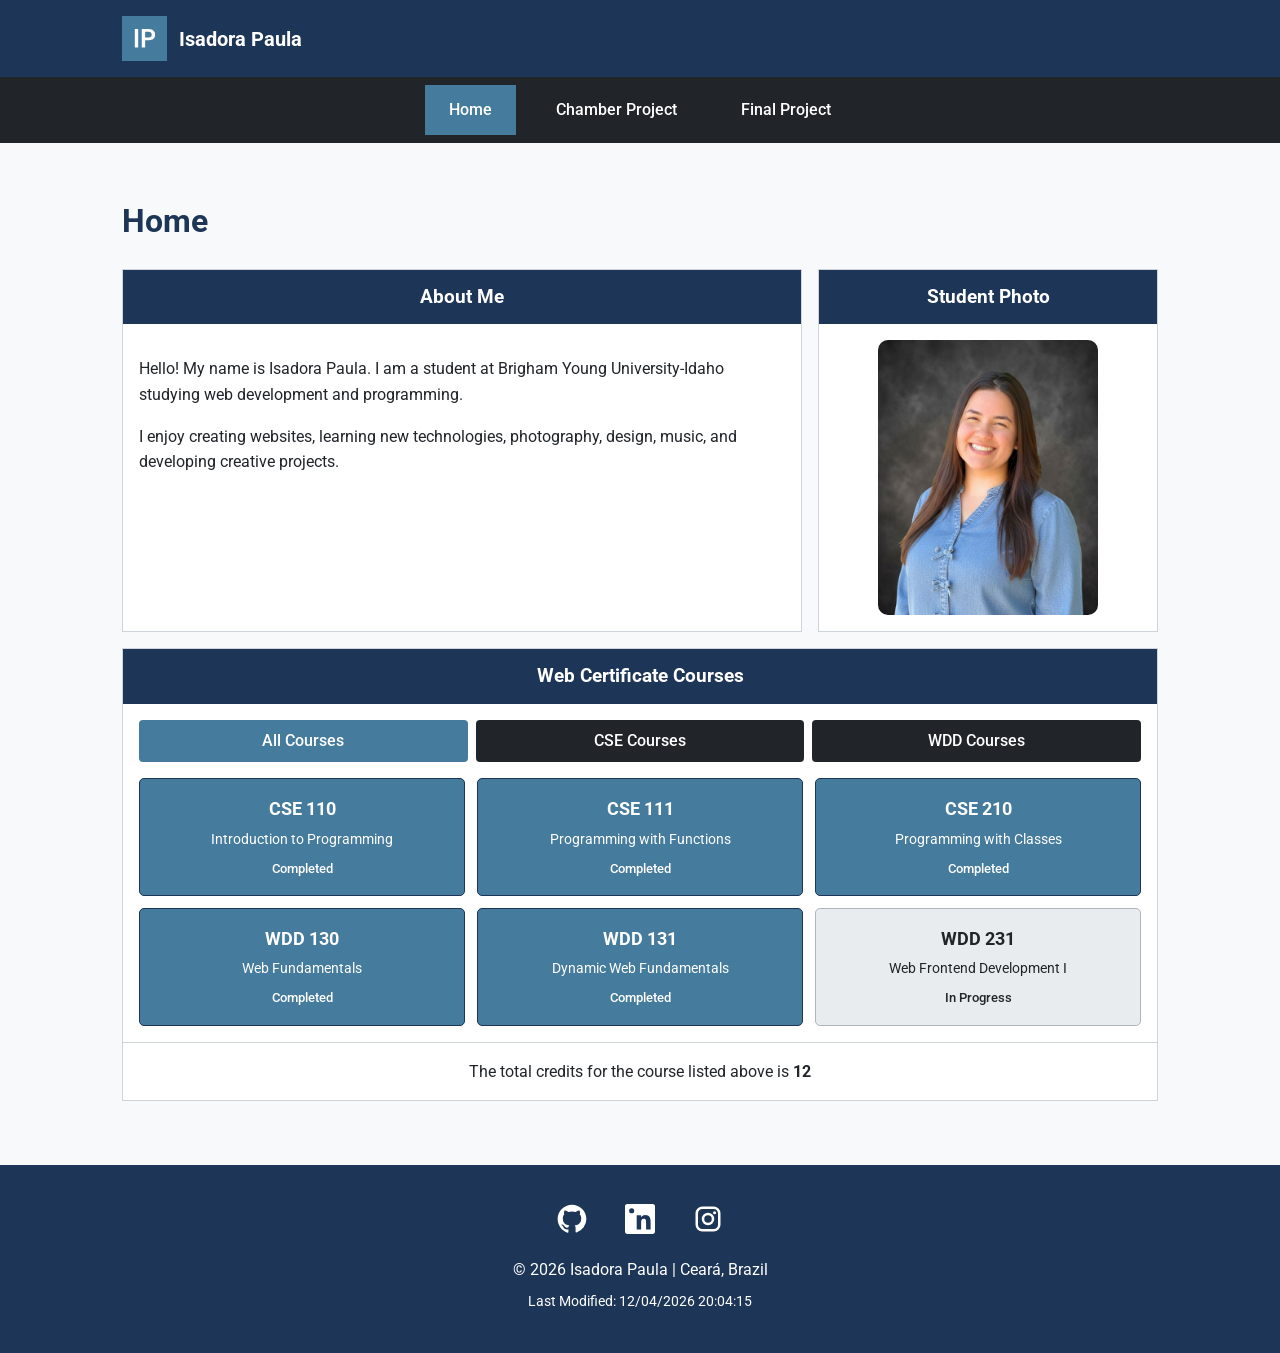
<file: index.html>
<!DOCTYPE html>
<html lang="en">
<head>
    <meta charset="UTF-8">
    <meta name="viewport" content="width=device-width, initial-scale=1.0">

    <meta name="description" content="WDD 231 course home page for Isadora Paula, a web development student at Brigham Young University-Idaho.">
    <meta name="author" content="Isadora Paula">

    <!-- Open Graph Meta Tags -->
    <meta property="og:title" content="WDD 231 | Isadora Paula">
    <meta property="og:description" content="Explore Isadora Paula's WDD 231 course home page, featuring web development projects and learning experiences at BYU-Idaho.">
    <meta property="og:image" content="https://isa-dotcom.github.io/wdd231/images/student.jpg">
    <meta property="og:url" content="https://isa-dotcom.github.io/wdd231/">

    <title>WDD 231 | Isadora Paula</title>

    <link rel="preconnect" href="https://fonts.googleapis.com">
    <link rel="preconnect" href="https://fonts.gstatic.com" crossorigin>
    <link href="https://fonts.googleapis.com/css2?family=Roboto:wght@400;500;700&display=swap" rel="stylesheet">

    <link rel="stylesheet" href="styles/small.css">
    <link rel="stylesheet" href="styles/large.css">
    <link rel="stylesheet" href="styles/normalize.css">

    <script src="scripts/navigation.js" defer></script>
    <script src="scripts/courses.js" defer></script>
    <script src="scripts/date.js" defer></script>

    <link rel="icon" href="images/isfavicon.ico" type="image/x-icon">  
</head>

<body>
    <header>
        <div class="header-content">
            <a class="site-brand" href="index.html">
                <img src="images/logo.svg" alt="Site logo">
                <span>Isadora Paula</span>
            </a>

            <button
                id="menu-button"
                type="button"
                aria-label="Open navigation menu"
                aria-expanded="false"
                aria-controls="navigation">
                ☰
            </button>
        </div>

        <nav id="navigation" aria-label="Main navigation">
            <a class="active" href="index.html">Home</a>
            <a href="chamber/">Chamber Project</a>
            <a href="final/">Final Project</a>
        </nav>
    </header>

    <main>
        <h1>Home</h1>

        <div class="top-content">
            <section class="about-me">
                <h2>About Me</h2>

                <div class="section-content">
                    <p>
                        Hello! My name is Isadora Paula. I am a student at
                        Brigham Young University-Idaho studying web development
                        and programming.
                    </p>

                    <p>
                        I enjoy creating websites, learning new technologies,
                        photography, design, music, and developing creative
                        projects.
                    </p>
                </div>
            </section>

            <section class="student-photo">
                <h2>Student Photo</h2>

                <div class="section-content photo-content">
                    <img
                        src="images/student.jpg"
                        alt="Isadora Paula"
                        loading="lazy">
                </div>
            </section>
        </div>

        <section class="courses">
            <h2>Web Certificate Courses</h2>

            <div class="course-filters">
                <button id="all-courses" type="button">All Courses</button>
                <button id="cse-courses" type="button">CSE Courses</button>
                <button id="wdd-courses" type="button">WDD Courses</button>
            </div>

            <div id="course-container"></div>

            <p class="credits">
                The total credits for the course listed above is
                <strong><span id="credit-total">0</span></strong>
            </p>
        </section>
    </main>

    <footer>
        <div class="social-links">
            <a
                href="https://github.com/isa-dotcom"
                target="_blank"
                rel="noopener noreferrer"
                aria-label="GitHub">
                <svg viewBox="0 0 24 24" aria-hidden="true">
                    <path d="M12 .5C5.65.5.5 5.65.5 12c0 5.08 3.29 9.39 7.86 10.91.57.1.78-.25.78-.55v-2.15c-3.2.7-3.88-1.36-3.88-1.36-.52-1.33-1.28-1.69-1.28-1.69-1.05-.72.08-.7.08-.7 1.16.08 1.77 1.19 1.77 1.19 1.03 1.77 2.7 1.26 3.36.96.1-.75.4-1.26.73-1.55-2.56-.29-5.26-1.28-5.26-5.69 0-1.26.45-2.29 1.19-3.1-.12-.29-.52-1.47.11-3.06 0 0 .97-.31 3.17 1.18a11 11 0 0 1 5.77 0c2.2-1.49 3.17-1.18 3.17-1.18.63 1.59.23 2.77.11 3.06.74.81 1.19 1.84 1.19 3.1 0 4.42-2.71 5.4-5.29 5.69.41.35.78 1.04.78 2.1v3.12c0 .3.21.66.79.55A11.51 11.51 0 0 0 23.5 12C23.5 5.65 18.35.5 12 .5Z"/>
                </svg>
            </a>

            <a
                href="https://www.linkedin.com/in/isadora-paula-a8619b3a7/"
                target="_blank"
                rel="noopener noreferrer"
                aria-label="LinkedIn">
                <svg viewBox="0 0 24 24" aria-hidden="true">
                    <path d="M20.45 20.45h-3.56v-5.58c0-1.33-.03-3.04-1.85-3.04-1.85 0-2.13 1.45-2.13 2.94v5.68H9.35V8.99h3.42v1.56h.05c.48-.9 1.64-1.85 3.38-1.85 3.61 0 4.28 2.38 4.28 5.47v6.28ZM5.34 7.43a2.06 2.06 0 1 1 0-4.12 2.06 2.06 0 0 1 0 4.12ZM3.56 20.45h3.56V8.99H3.56v11.46ZM22.23 0H1.77C.79 0 0 .77 0 1.72v20.56C0 23.23.79 24 1.77 24h20.46c.98 0 1.77-.77 1.77-1.72V1.72C24 .77 23.21 0 22.23 0Z"/>
                </svg>
            </a>

            <a
                href="https://www.instagram.com/_isapaulac/"
                target="_blank"
                rel="noopener noreferrer"
                aria-label="Instagram">
                <svg viewBox="0 0 24 24" aria-hidden="true">
                    <path d="M7.5 2h9A5.5 5.5 0 0 1 22 7.5v9a5.5 5.5 0 0 1-5.5 5.5h-9A5.5 5.5 0 0 1 2 16.5v-9A5.5 5.5 0 0 1 7.5 2Zm0 2A3.5 3.5 0 0 0 4 7.5v9A3.5 3.5 0 0 0 7.5 20h9a3.5 3.5 0 0 0 3.5-3.5v-9A3.5 3.5 0 0 0 16.5 4h-9ZM12 7a5 5 0 1 1 0 10 5 5 0 0 1 0-10Zm0 2a3 3 0 1 0 0 6 3 3 0 0 0 0-6Zm5.25-3.25a1.25 1.25 0 1 1 0 2.5 1.25 1.25 0 0 1 0-2.5Z"/>
                </svg>
            </a>
        </div>

        <p>
            © <span id="currentyear"></span> Isadora Paula
            | Ceará, Brazil
        </p>

        <p id="lastModified"></p>
    </footer>
</body>
</html>
</file>
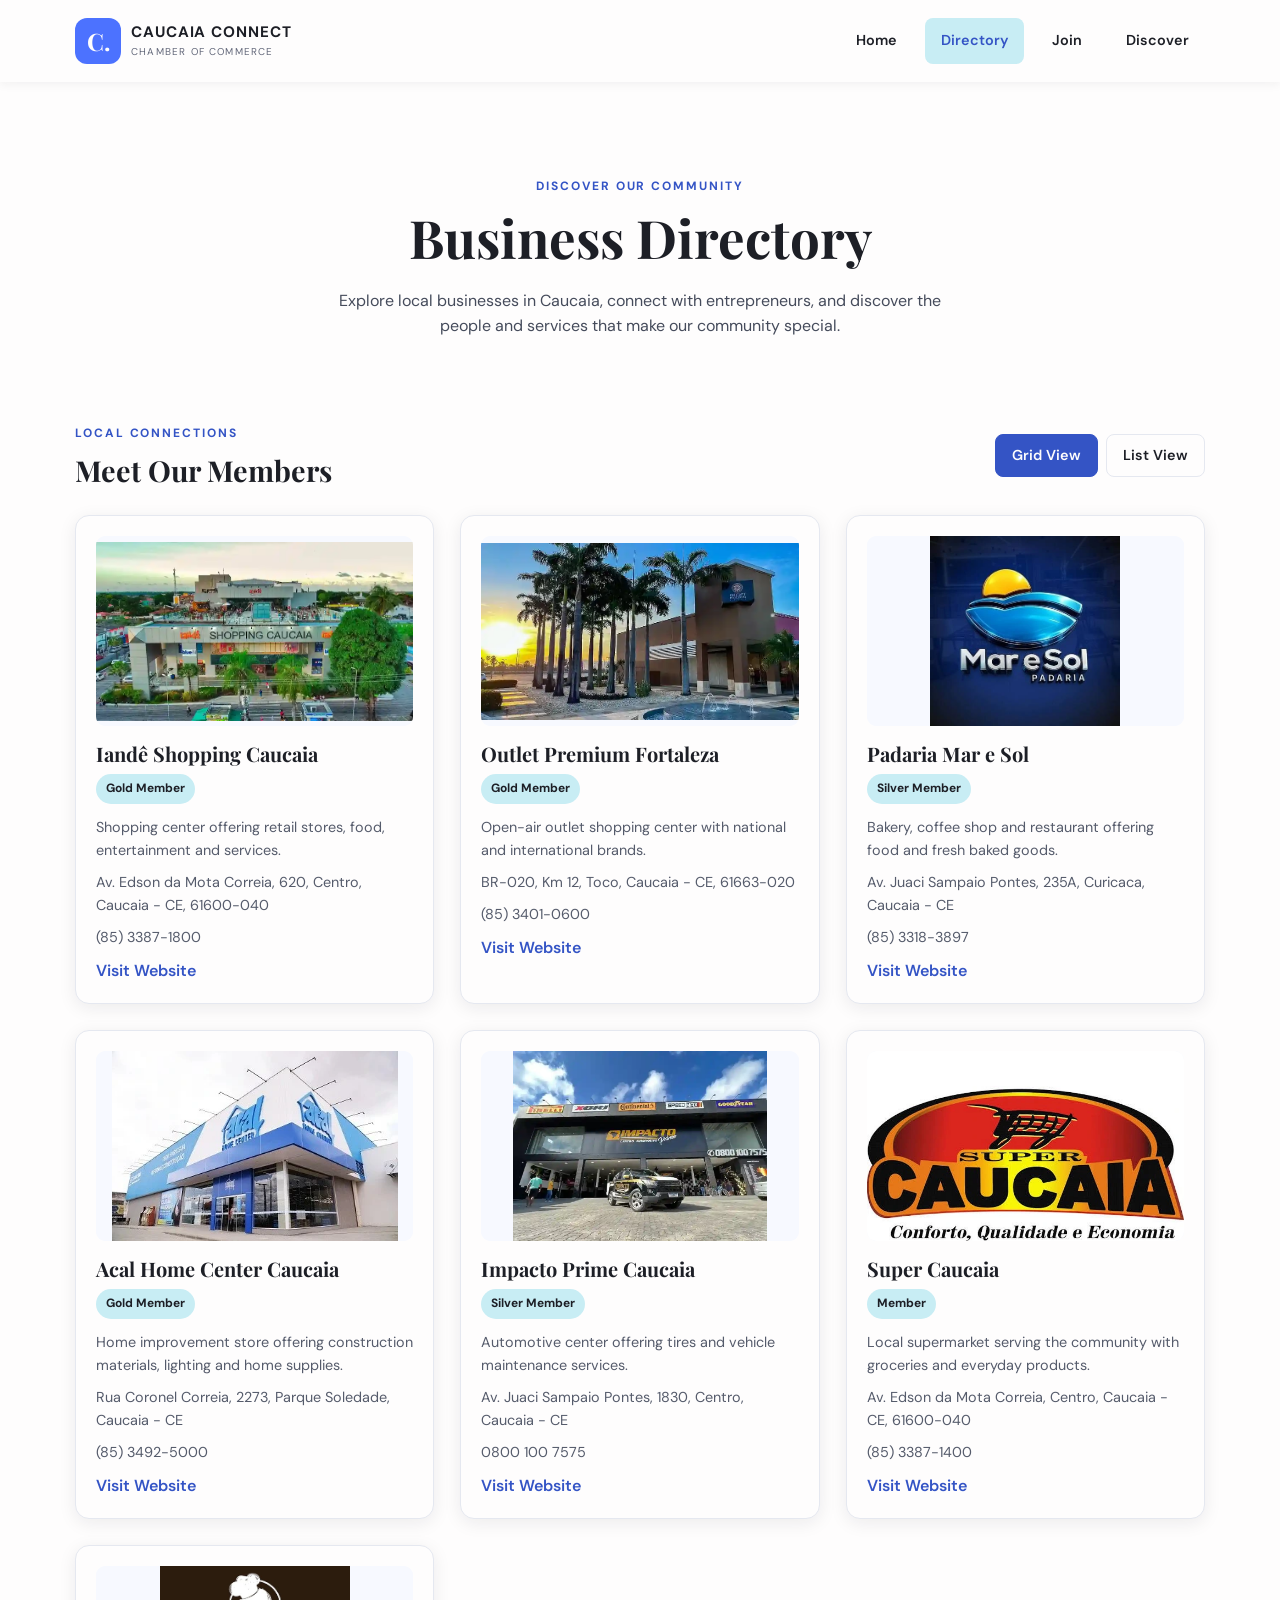
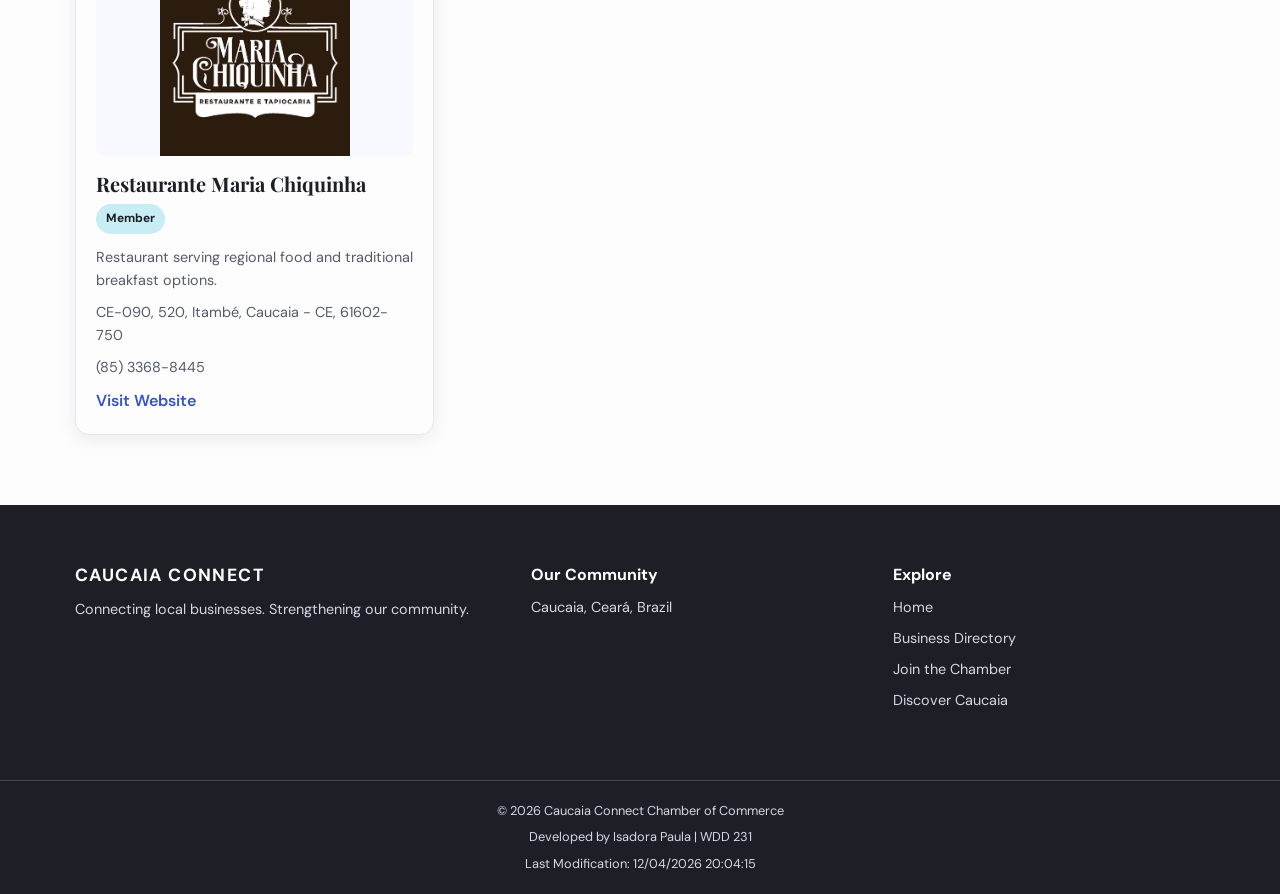
<file: chamber/directory.html>
<!DOCTYPE html>
<html lang="en">
<head>
    <meta charset="UTF-8">
    <meta name="viewport" content="width=device-width, initial-scale=1.0">

    <title>Business Directory | Caucaia Connect</title>

    <meta name="description" content="Explore local businesses in Caucaia, Ceará, Brazil. Discover services, connect with entrepreneurs, and support our community.">

    <meta name="author" content="Isadora Paula">

    <!-- Open Graph -->
    <meta property="og:title" content="Caucaia Connect | Local Business Directory">
    <meta property="og:description" content="Discover local businesses, connect with entrepreneurs, and help strengthen the Caucaia community.">
    <meta property="og:type" content="website">
    <meta property="og:image" content="https://isa-dotcom.github.io/wdd231/chamber/images/thumbnail.png">
    <meta property="og:url" content="https://isa-dotcom.github.io/wdd231/chamber/directory.html">

    <!-- Favicon -->
    <link rel="icon" href="images/isfavicon.ico">

    <!-- Google Fonts -->
    <link rel="preconnect" href="https://fonts.googleapis.com">
    <link rel="preconnect" href="https://fonts.gstatic.com" crossorigin>
    <link href="https://fonts.googleapis.com/css2?family=DM+Sans:wght@400;500;600;700&family=Playfair+Display:wght@600;700&display=swap" rel="stylesheet">

    <!-- CSS -->
    <link rel="stylesheet" href="styles/normalize.css">
    <link rel="stylesheet" href="styles/small.css">
    <link rel="stylesheet" href="styles/large.css">

    <!-- JavaScript -->
    <script src="scripts/directory.js" defer></script>
</head>

<body>
    <header>
        <div class="header-container">
            <a class="logo" href="index.html" aria-label="Caucaia Connect home">
                <span class="logo-icon">C.</span>
                <span class="logo-text">
                    <strong>CAUCAIA CONNECT</strong>
                    <small>CHAMBER OF COMMERCE</small>
                </span>
            </a>

            <button id="menu-button"
                    aria-label="Open navigation menu"
                    aria-expanded="false"
                    aria-controls="navigation">
                <span class="menu-icon"></span>
            </button>

            <nav id="navigation" aria-label="Main navigation">
                <a href="index.html">Home</a>
                <a href="directory.html" class="active" aria-current="page">Directory</a>
                <a href="join.html">Join</a>
                <a href="discover.html">Discover</a>
            </nav>
        </div>
    </header>

    <main>
        <section class="page-intro">
            <p class="eyebrow">DISCOVER OUR COMMUNITY</p>
            <h1>Business Directory</h1>
            <p>
                Explore local businesses in Caucaia, connect with entrepreneurs,
                and discover the people and services that make our community special.
            </p>
        </section>

        <section class="directory-section" aria-labelledby="directory-title">
            <div class="directory-header">
                <div>
                    <p class="eyebrow">LOCAL CONNECTIONS</p>
                    <h2 id="directory-title">Meet Our Members</h2>
                </div>

                <div class="view-controls">
                    <button id="grid-view"
                            class="view-button active"
                            type="button"
                            aria-label="Display businesses in grid view"
                            aria-pressed="true">
                        Grid View
                    </button>

                    <button id="list-view"
                            class="view-button"
                            type="button"
                            aria-label="Display businesses in list view"
                            aria-pressed="false">
                        List View
                    </button>
                </div>
            </div>

            <div id="members-container" class="grid-view" aria-live="polite">
                <p class="loading-message">Loading local businesses...</p>
            </div>
        </section>
    </main>

    <footer>
        <div class="footer-container">
            <section class="footer-brand">
                <h2>CAUCAIA CONNECT</h2>
                <p>Connecting local businesses. Strengthening our community.</p>
            </section>

            <section class="footer-location">
                <h3>Our Community</h3>
                <p>Caucaia, Ceará, Brazil</p>
            </section>

            <section class="footer-info">
                <h3>Explore</h3>
                <p><a href="index.html">Home</a></p>
                <p><a href="directory.html">Business Directory</a></p>
                <p><a href="join.html">Join the Chamber</a></p>
                <p><a href="discover.html">Discover Caucaia</a></p>
            </section>
        </div>

        <div class="footer-bottom">
            <p>
                &copy; <span id="current-year"></span> Caucaia Connect Chamber of Commerce
            </p>
            <p>Developed by Isadora Paula | WDD 231</p>
            <p>Last Modification: <span id="last-modified"></span></p>
        </div>
    </footer>
</body>
</html>
</file>
<file: styles/small.css>
* {
    box-sizing: border-box;
}

:root {
    --primary-color: #1d3557;
    --secondary-color: #457b9d;
    --accent-color: #f1faee;
    --light-color: #f8f9fa;
    --medium-color: #e9ecef;
    --dark-color: #212529;
    --border-color: #ced4da;
    --white-color: #ffffff;
}

body {
    margin: 0;
    font-family: "Roboto", sans-serif;
    color: var(--dark-color);
    background-color: var(--light-color);
    line-height: 1.6;
}

header {
    background-color: var(--primary-color);
    color: var(--white-color);
}

.header-content {
    display: flex;
    justify-content: space-between;
    align-items: center;
    padding: 1rem;
}

.site-brand {
    display: flex;
    align-items: center;
    gap: 0.75rem;
    color: var(--white-color);
    text-decoration: none;
    font-size: 1.25rem;
    font-weight: 700;
}

.site-brand img {
    width: 45px;
    height: 45px;
}

#menu-button {
    border: none;
    background: transparent;
    color: var(--white-color);
    font-size: 2rem;
    cursor: pointer;
}

#menu-button:focus-visible,
nav a:focus-visible,
button:focus-visible,
a:focus-visible {
    outline: 3px solid var(--accent-color);
    outline-offset: 2px;
}

nav {
    display: none;
    flex-direction: column;
    background-color: var(--dark-color);
}

nav.open {
    display: flex;
}

nav a {
    padding: 1rem;
    color: var(--white-color);
    text-align: center;
    text-decoration: none;
    font-weight: 500;
}

nav a:hover,
nav a.active {
    background-color: var(--secondary-color);
}

main {
    width: 100%;
    max-width: 1100px;
    margin: 0 auto;
    padding: 1rem;
}

h1 {
    color: var(--primary-color);
    font-size: 2rem;
    margin: 0 0 1rem;
}

.top-content {
    display: grid;
    grid-template-columns: 1fr;
    gap: 1rem;
}

section {
    border: 1px solid var(--border-color);
    background-color: var(--white-color);
}

section h2 {
    margin: 0;
    padding: 0.75rem;
    background-color: var(--primary-color);
    color: var(--white-color);
    font-size: 1.2rem;
    text-align: center;
}

.section-content {
    padding: 1rem;
}

.photo-content {
    display: flex;
    justify-content: center;
    align-items: center;
}

.student-photo img {
    width: 100%;
    max-width: 250px;
    height: auto;
    display: block;
    border-radius: 10px;
}

.courses {
    margin-top: 1rem;
}

.course-filters {
    display: grid;
    grid-template-columns: repeat(3, 1fr);
    gap: 0.5rem;
    padding: 1rem;
    background-color: var(--white-color);
}

.course-filters button {
    padding: 0.75rem 0.25rem;
    border: none;
    border-radius: 4px;
    background-color: var(--dark-color);
    color: var(--white-color);
    font-family: inherit;
    font-weight: 500;
    cursor: pointer;
}

.course-filters button:hover,
.course-filters button.active {
    background-color: var(--secondary-color);
}

#course-container {
    display: grid;
    grid-template-columns: 1fr;
    gap: 0.75rem;
    padding: 0 1rem 1rem;
}

.course {
    padding: 1rem;
    border: 1px solid #adb5bd;
    border-radius: 5px;
    background-color: var(--medium-color);
    text-align: center;
}

.course.completed {
    background-color: var(--secondary-color);
    color: var(--white-color);
    border-color: var(--primary-color);
}

.course-code {
    display: block;
    font-size: 1.1rem;
    font-weight: 700;
}

.course-title {
    display: block;
    margin-top: 0.25rem;
    font-size: 0.9rem;
}

.course-status {
    display: block;
    margin-top: 0.5rem;
    font-size: 0.8rem;
    font-weight: 500;
}

.credits {
    margin: 0;
    padding: 1rem;
    text-align: center;
    background-color: var(--white-color);
    border-top: 1px solid var(--border-color);
}

footer {
    margin-top: 2rem;
    padding: 1.5rem 1rem;
    background-color: var(--primary-color);
    color: var(--white-color);
    text-align: center;
}

.social-links {
    display: flex;
    justify-content: center;
    align-items: center;
    gap: 1.5rem;
    margin-bottom: 1rem;
}

.social-links a {
    display: flex;
    align-items: center;
    justify-content: center;
    width: 44px;
    height: 44px;
    color: var(--white-color);
    text-decoration: none;
}

.social-links svg {
    width: 30px;
    height: 30px;
    fill: currentColor;
    transition: transform 0.2s ease;
}

.social-links a:hover svg {
    transform: scale(1.15);
}

.social-links a:focus-visible {
    outline: 3px solid var(--accent-color);
    outline-offset: 4px;
}

footer p {
    margin: 0.5rem 0;
}

#lastModified {
    font-size: 0.85rem;
}
</file>
<file: styles/large.css>
@media screen and (min-width: 768px) {
    .header-content {
        max-width: 1100px;
        margin: 0 auto;
        padding: 1rem 2rem;
    }

    #menu-button {
        display: none;
    }

    nav {
        display: flex;
        flex-direction: row;
        justify-content: center;
        gap: 1rem;
        padding: 0.5rem;
    }

    nav a {
        padding: 0.75rem 1.5rem;
    }

    main {
        padding: 2rem;
    }

    h1 {
        font-size: 2.5rem;
    }

    .top-content {
        grid-template-columns: 2fr 1fr;
        align-items: stretch;
    }

    .about-me,
    .student-photo {
        min-height: 250px;
    }

    .student-photo img {
        max-width: 220px;
    }

    #course-container {
        grid-template-columns: repeat(3, 1fr);
    }

    footer {
        padding: 2rem;
    }
}
</file>
<file: chamber/styles/small.css>
/* ================================
   CAUCAIA CONNECT
   MAIN STYLESHEET - MOBILE FIRST
================================ */

/* ROOT VARIABLES */
:root {
    --primary: #4c72ff;
    --primary-dark: #3454c5;
    --secondary: #7c98ff;
    --light-blue: #c8edf4;
    --dark: #1d1f26;
    --black: #000000;
    --white: #fefdfd;
    --background: #fefdfd;
    --text: #1d1f26;
    --muted: #555b6b;
    --border: #e5e8f0;

    --font-heading: "Playfair Display", Georgia, serif;
    --font-body: "DM Sans", Arial, sans-serif;

    --shadow: 0 4px 18px rgba(29, 31, 38, 0.08);
}

/* GENERAL RESET */
* {
    box-sizing: border-box;
}

html {
    scroll-behavior: smooth;
}

body {
    margin: 0;
    background-color: var(--background);
    color: var(--text);
    font-family: var(--font-body);
    line-height: 1.6;
}

img {
    display: block;
    max-width: 100%;
    height: auto;
}

a {
    color: var(--primary-dark);
    text-decoration: none;
}

a:hover {
    text-decoration: underline;
}

button {
    font: inherit;
}

h1,
h2,
h3 {
    margin-top: 0;
    color: var(--dark);
    font-family: var(--font-heading);
    line-height: 1.2;
}

p {
    margin-top: 0;
}

/* HEADER */
header {
    position: relative;
    z-index: 10;
    background-color: var(--white);
    box-shadow: 0 2px 10px rgba(29, 31, 38, 0.06);
}

.header-container {
    display: flex;
    align-items: center;
    justify-content: space-between;
    flex-wrap: wrap;
    max-width: 1200px;
    min-height: 82px;
    margin: 0 auto;
    padding: 12px 20px;
}

/* BRANDING */
.logo {
    display: flex;
    align-items: center;
    gap: 10px;
    color: var(--dark);
    text-decoration: none;
}

.logo:hover {
    text-decoration: none;
}

.logo-icon {
    display: flex;
    align-items: center;
    justify-content: center;
    width: 46px;
    height: 46px;
    border-radius: 12px;
    background-color: var(--primary);
    color: var(--white);
    font-family: var(--font-heading);
    font-size: 1.5rem;
    font-weight: 700;
}

.logo-text {
    display: flex;
    flex-direction: column;
    line-height: 1.25;
}

.logo-text strong {
    color: var(--dark);
    font-size: 0.95rem;
    letter-spacing: 0.06em;
}

.logo-text small {
    margin-top: 4px;
    color: #626779;
    font-size: 0.62rem;
    letter-spacing: 0.12em;
}

/* MOBILE MENU BUTTON */
#menu-button {
    display: flex;
    align-items: center;
    justify-content: center;
    width: 44px;
    height: 44px;
    border: none;
    border-radius: 8px;
    background-color: var(--light-blue);
    color: var(--dark);
    cursor: pointer;
}

#menu-button::before {
    content: "☰";
    font-size: 1.5rem;
}

#menu-button[aria-expanded="true"]::before {
    content: "✕";
}

/* NAVIGATION */
#navigation {
    display: none;
    flex-direction: column;
    width: 100%;
    padding-top: 12px;
}

#navigation.open {
    display: flex;
}

#navigation a {
    display: block;
    padding: 12px 14px;
    border-radius: 8px;
    color: var(--dark);
    font-weight: 600;
    transition: background-color 0.2s ease, color 0.2s ease;
}

#navigation a:hover,
#navigation a.active {
    background-color: var(--light-blue);
    color: var(--primary-dark);
    text-decoration: none;
}

/* PAGE INTRODUCTION */
.page-intro {
    max-width: 900px;
    margin: 0 auto;
    padding: 65px 20px 45px;
    text-align: center;
}

.eyebrow {
    margin-bottom: 10px;
    color: var(--primary-dark);
    font-size: 0.75rem;
    font-weight: 700;
    letter-spacing: 0.16em;
    text-transform: uppercase;
}

.page-intro h1 {
    margin-bottom: 18px;
    font-size: clamp(2rem, 7vw, 3.3rem);
}

.page-intro p:last-child {
    max-width: 650px;
    margin-right: auto;
    margin-bottom: 0;
    margin-left: auto;
    color: #454b5b;
    font-size: 1rem;
}

/* DIRECTORY SECTION */
.directory-section {
    max-width: 1200px;
    margin: 0 auto;
    padding: 20px 20px 70px;
}

.directory-header {
    display: flex;
    flex-direction: column;
    align-items: flex-start;
    justify-content: space-between;
    gap: 20px;
    margin-bottom: 28px;
}

.directory-header h2 {
    margin-bottom: 0;
    font-size: 1.8rem;
}

/* GRID AND LIST CONTROLS */
.view-controls {
    display: flex;
    flex-wrap: wrap;
    gap: 8px;
}

.view-button {
    min-height: 42px;
    padding: 9px 16px;
    border: 1px solid var(--border);
    border-radius: 8px;
    background-color: var(--white);
    color: var(--dark);
    font-size: 0.9rem;
    font-weight: 600;
    cursor: pointer;
    transition: background-color 0.2s ease, color 0.2s ease;
}

.view-button:hover,
.view-button.active {
    border-color: var(--primary-dark);
    background-color: var(--primary-dark);
    color: var(--white);
}

.view-button:focus-visible,
#menu-button:focus-visible,
a:focus-visible {
    outline: 3px solid var(--secondary);
    outline-offset: 3px;
}

/* MEMBERS CONTAINER */
#members-container {
    display: grid;
    grid-template-columns: 1fr;
    gap: 20px;
    min-width: 0;
}

/* MEMBER CARD */
.member-card {
    overflow: hidden;
    padding: 18px;
    border: 1px solid var(--border);
    border-radius: 14px;
    background-color: var(--white);
    box-shadow: var(--shadow);
    transition: transform 0.2s ease, box-shadow 0.2s ease;
}

.member-card:hover {
    transform: translateY(-3px);
    box-shadow: 0 8px 24px rgba(29, 31, 38, 0.12);
}

.member-card img {
    width: 100%;
    height: 170px;
    margin-bottom: 16px;
    border-radius: 9px;
    background-color: #f7f9ff;
    object-fit: contain;
}

.member-card h3 {
    margin-bottom: 8px;
    font-size: 1.25rem;
}

.member-card p {
    margin-bottom: 9px;
    color: var(--muted);
    font-size: 0.9rem;
    overflow-wrap: anywhere;
}

.member-card a {
    color: var(--primary-dark);
    font-weight: 600;
    overflow-wrap: anywhere;
}

.membership-level {
    display: inline-block;
    margin-bottom: 12px;
    padding: 5px 10px;
    border-radius: 20px;
    background-color: var(--light-blue);
    color: var(--dark);
    font-size: 0.75rem;
    font-weight: 700;
}

/* LOADING AND ERROR MESSAGES */
.loading-message,
.error-message {
    grid-column: 1 / -1;
    padding: 30px 15px;
    color: var(--muted);
    text-align: center;
}

.error-message {
    color: #a32121;
}

/* LIST VIEW */
#members-container.list-view {
    display: flex;
    flex-direction: column;
    gap: 12px;
}

#members-container.list-view .member-card {
    display: grid;
    grid-template-columns: 1fr;
    gap: 8px;
    padding: 18px;
}

#members-container.list-view .member-card img {
    display: none;
}

#members-container.list-view .member-card h3 {
    margin-bottom: 4px;
}

#members-container.list-view .member-card p {
    margin-bottom: 4px;
}

/* FOOTER */
footer {
    background-color: var(--dark);
    color: var(--white);
}

.footer-container {
    display: grid;
    grid-template-columns: 1fr;
    gap: 30px;
    max-width: 1200px;
    margin: 0 auto;
    padding: 45px 20px;
}

footer h2,
footer h3 {
    margin-bottom: 12px;
    color: var(--white);
    font-family: var(--font-body);
}

footer h2 {
    font-size: 1.1rem;
    letter-spacing: 0.08em;
}

footer h3 {
    font-size: 1rem;
}

footer p {
    margin-bottom: 8px;
    color: #d4d8e4;
    font-size: 0.9rem;
}

footer a {
    color: #d4d8e4;
}

footer a:hover {
    color: var(--white);
}

.footer-bottom {
    padding: 20px;
    border-top: 1px solid rgba(254, 253, 253, 0.18);
    text-align: center;
}

.footer-bottom p {
    margin-bottom: 6px;
    font-size: 0.8rem;
}

.footer-bottom p:last-child {
    margin-bottom: 0;
}

/* REDUCED MOTION */
@media (prefers-reduced-motion: reduce) {
    html {
        scroll-behavior: auto;
    }

    * {
        transition: none;
        animation: none;
    }
}
</file>
<file: chamber/styles/large.css>
/* ================================
   CAUCAIA CONNECT
   TABLET AND DESKTOP STYLES
================================ */

/* TABLETS */
@media screen and (min-width: 700px) {

    /* HEADER */
    .header-container {
        flex-wrap: nowrap;
        padding: 14px 28px;
    }

    #menu-button {
        display: none;
    }

    #navigation {
        display: flex;
        flex-direction: row;
        align-items: center;
        justify-content: flex-end;
        gap: 8px;
        width: auto;
        padding-top: 0;
    }

    #navigation a {
        padding: 10px 13px;
        font-size: 0.9rem;
    }

    /* INTRODUCTION */
    .page-intro {
        padding-top: 80px;
        padding-bottom: 55px;
    }

    /* DIRECTORY */
    .directory-section {
        padding-right: 28px;
        padding-left: 28px;
    }

    .directory-header {
        flex-direction: row;
        align-items: center;
    }

    #members-container {
        grid-template-columns: repeat(2, minmax(0, 1fr));
        gap: 24px;
    }

    /* LIST VIEW */
    #members-container.list-view .member-card {
        grid-template-columns: 120px 1fr;
        align-items: center;
        column-gap: 22px;
    }

    #members-container.list-view .member-card img {
        display: block;
        grid-column: 1;
        grid-row: 1 / span 5;
        width: 120px;
        height: 100px;
        margin: 0;
        object-fit: contain;
    }

    /* FOOTER */
    .footer-container {
        grid-template-columns: repeat(2, minmax(0, 1fr));
        gap: 35px;
        padding: 55px 28px;
    }
}

/* DESKTOP */
@media screen and (min-width: 1000px) {

    .header-container {
        padding-right: 35px;
        padding-left: 35px;
    }

    #navigation {
        gap: 12px;
    }

    #navigation a {
        padding: 11px 16px;
    }

    .page-intro {
        padding-top: 95px;
        padding-bottom: 65px;
    }

    .directory-section {
        padding-right: 35px;
        padding-left: 35px;
    }

    #members-container {
        grid-template-columns: repeat(3, minmax(0, 1fr));
        gap: 26px;
    }

    .member-card {
        padding: 20px;
    }

    .member-card img {
        height: 190px;
    }

    #members-container.list-view .member-card {
        grid-template-columns: 150px 1fr;
    }

    #members-container.list-view .member-card img {
        width: 150px;
        height: 110px;
    }

    .footer-container {
        grid-template-columns: 1.3fr 1fr 1fr;
        gap: 50px;
        padding: 60px 35px;
    }
}
</file>
